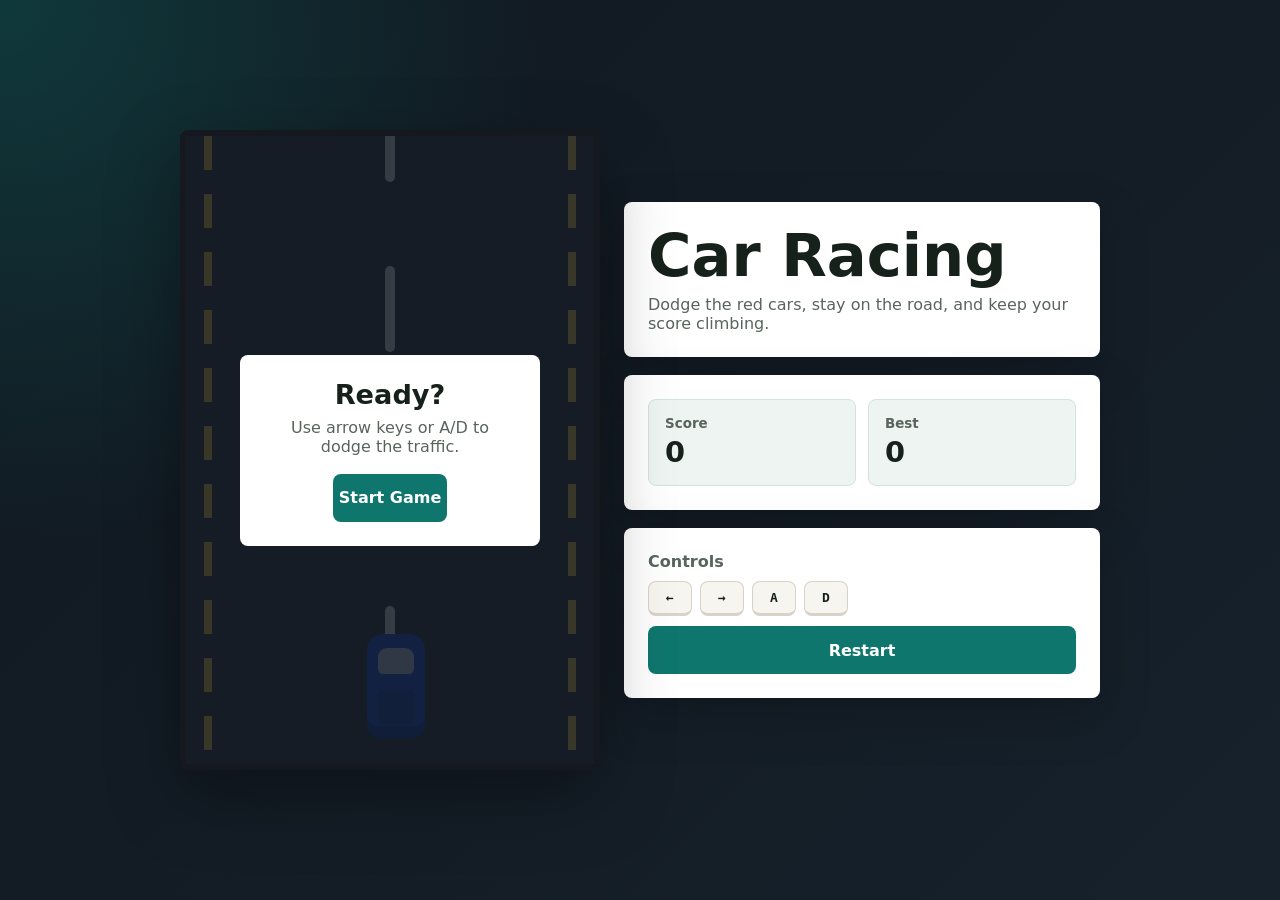
<file: car-racing-game.html>
<!doctype html>
<html lang="en">
  <head>
    <meta charset="utf-8" />
    <meta name="viewport" content="width=device-width, initial-scale=1" />
    <title>Basic Car Racing Game for fun</title>
    <style>
      :root {
        --bg: #101820;
        --road: #2f343b;
        --road-edge: #f2c94c;
        --panel: #ffffff;
        --ink: #17211b;
        --accent: #0f766e;
        --danger: #c2410c;
      }

      * {
        box-sizing: border-box;
      }

      body {
        margin: 0;
        min-height: 100vh;
        padding: 18px;
        display: grid;
        place-items: center;
        background:
          radial-gradient(circle at top left, rgba(15, 118, 110, 0.35), transparent 34rem),
          linear-gradient(135deg, #101820, #17212b);
        color: var(--panel);
        font-family:
          Inter, ui-sans-serif, system-ui, -apple-system, BlinkMacSystemFont, "Segoe UI",
          sans-serif;
      }

      .game-shell {
        width: min(94vw, 920px);
        display: grid;
        grid-template-columns: minmax(280px, 420px) minmax(240px, 1fr);
        gap: 24px;
        align-items: center;
      }

      .touch-controls {
        position: fixed;
        right: 0;
        bottom: 0;
        left: 0;
        z-index: 30;
        display: none;
        grid-template-columns: repeat(2, minmax(0, 1fr));
        gap: 14px;
        padding: 14px max(16px, env(safe-area-inset-right)) max(14px, env(safe-area-inset-bottom))
          max(16px, env(safe-area-inset-left));
        background: rgba(16, 24, 32, 0.82);
        backdrop-filter: blur(12px);
      }

      .touch-button {
        min-height: 64px;
        border: 1px solid rgba(255, 255, 255, 0.24);
        border-radius: 8px;
        color: white;
        background: #0f766e;
        font-size: 1.8rem;
        font-weight: 900;
        touch-action: none;
        user-select: none;
      }

      .game-area {
        position: relative;
        width: min(100%, 420px);
        height: 640px;
        max-height: 86vh;
        overflow: hidden;
        margin: 0 auto;
        background: var(--road);
        border: 6px solid #15191f;
        border-radius: 8px;
        box-shadow: 0 26px 70px rgba(0, 0, 0, 0.35);
      }

      .game-area::before,
      .game-area::after {
        content: "";
        position: absolute;
        top: 0;
        width: 8px;
        height: 100%;
        background: repeating-linear-gradient(
          to bottom,
          var(--road-edge) 0 34px,
          transparent 34px 58px
        );
        z-index: 1;
      }

      .game-area::before {
        left: 18px;
      }

      .game-area::after {
        right: 18px;
      }

      .lane-line {
        position: absolute;
        left: calc(50% - 5px);
        width: 10px;
        height: 86px;
        background: #f7f7f7;
        border-radius: 999px;
        opacity: 0.9;
      }

      .car {
        position: absolute;
        width: 58px;
        height: 104px;
        border-radius: 16px 16px 12px 12px;
        z-index: 3;
      }

      .player {
        bottom: 26px;
        left: 181px;
        background: #1d4ed8;
        box-shadow: inset 0 -12px 0 rgba(0, 0, 0, 0.2);
      }

      .enemy {
        top: -120px;
        background: var(--danger);
        box-shadow: inset 0 -12px 0 rgba(0, 0, 0, 0.2);
      }

      .car::before {
        content: "";
        position: absolute;
        top: 14px;
        left: 11px;
        width: 36px;
        height: 26px;
        border-radius: 9px 9px 5px 5px;
        background: rgba(255, 255, 255, 0.72);
      }

      .car::after {
        content: "";
        position: absolute;
        right: 10px;
        bottom: 14px;
        left: 10px;
        height: 34px;
        border-radius: 7px;
        background: rgba(0, 0, 0, 0.18);
      }

      .hud {
        display: grid;
        gap: 18px;
        align-content: center;
      }

      .panel {
        padding: 24px;
        background: var(--panel);
        color: var(--ink);
        border-radius: 8px;
        box-shadow: 0 18px 50px rgba(0, 0, 0, 0.22);
      }

      h1 {
        margin: 0 0 10px;
        font-size: clamp(2rem, 5vw, 3.7rem);
        line-height: 1;
        letter-spacing: 0;
      }

      p {
        margin: 0;
        color: #59645d;
      }

      .stats {
        display: grid;
        grid-template-columns: repeat(2, minmax(0, 1fr));
        gap: 12px;
      }

      .stat {
        padding: 16px;
        background: #edf4f2;
        border: 1px solid #d4e3df;
        border-radius: 8px;
      }

      .stat span {
        display: block;
        color: #59645d;
        font-size: 0.84rem;
        font-weight: 700;
      }

      .stat strong {
        display: block;
        margin-top: 4px;
        font-size: 1.8rem;
      }

      .controls {
        display: grid;
        gap: 10px;
      }

      .key-row {
        display: flex;
        flex-wrap: wrap;
        gap: 8px;
      }

      kbd {
        min-width: 44px;
        padding: 8px 12px;
        text-align: center;
        color: var(--ink);
        background: #f7f5ef;
        border: 1px solid #d8d3c8;
        border-bottom-width: 3px;
        border-radius: 8px;
        font-weight: 800;
      }

      button {
        min-height: 48px;
        border: 0;
        border-radius: 8px;
        color: white;
        background: var(--accent);
        font: inherit;
        font-weight: 850;
        cursor: pointer;
      }

      button:hover {
        background: #115e59;
      }

      .message {
        position: absolute;
        inset: 0;
        z-index: 5;
        display: grid;
        place-items: center;
        padding: 28px;
        text-align: center;
        background: rgba(16, 24, 32, 0.82);
      }

      .message-card {
        width: min(100%, 300px);
        padding: 24px;
        background: white;
        color: var(--ink);
        border-radius: 8px;
      }

      .message-card h2 {
        margin: 0 0 8px;
        font-size: 1.7rem;
      }

      .message-card p {
        margin-bottom: 18px;
      }

      .hidden {
        display: none;
      }

      @media (max-width: 760px) {
        body {
          padding: 16px 16px 104px;
        }

        .game-shell {
          grid-template-columns: 1fr;
        }

        .game-area {
          height: min(560px, 66vh);
        }

        .hud {
          order: -1;
        }

        .touch-controls {
          display: grid;
        }
      }

      @media (pointer: coarse) {
        body {
          padding-bottom: 104px;
        }

        .touch-controls {
          display: grid;
        }
      }
    </style>
  </head>
  <body>
    <main class="game-shell">
      <section class="game-area" id="gameArea" aria-label="Car racing game area">
        <div class="lane-line" style="top: -40px"></div>
        <div class="lane-line" style="top: 130px"></div>
        <div class="lane-line" style="top: 300px"></div>
        <div class="lane-line" style="top: 470px"></div>
        <div class="car enemy" id="enemyCar"></div>
        <div class="car player" id="playerCar"></div>

        <div class="message" id="message">
          <div class="message-card">
            <h2>Ready?</h2>
            <p>Use arrow keys or A/D to dodge the traffic.</p>
            <button type="button" id="startButton">Start Game</button>
          </div>
        </div>
      </section>

      <aside class="hud">
        <div class="panel">
          <h1>Car Racing</h1>
          <p>Dodge the red cars, stay on the road, and keep your score climbing.</p>
        </div>

        <div class="panel stats" aria-label="Game statistics">
          <div class="stat">
            <span>Score</span>
            <strong id="score">0</strong>
          </div>
          <div class="stat">
            <span>Best</span>
            <strong id="bestScore">0</strong>
          </div>
        </div>

        <div class="panel controls">
          <p><strong>Controls</strong></p>
          <div class="key-row" aria-label="Keyboard controls">
            <kbd>←</kbd>
            <kbd>→</kbd>
            <kbd>A</kbd>
            <kbd>D</kbd>
          </div>
          <button type="button" id="restartButton">Restart</button>
        </div>
      </aside>
    </main>

    <div class="touch-controls" aria-label="Mobile car controls">
      <button class="touch-button" type="button" data-direction="left" aria-label="Move car left">
        ←
      </button>
      <button class="touch-button" type="button" data-direction="right" aria-label="Move car right">
        →
      </button>
    </div>

    <script>
      const gameArea = document.querySelector("#gameArea");
      const playerCar = document.querySelector("#playerCar");
      const enemyCar = document.querySelector("#enemyCar");
      const scoreText = document.querySelector("#score");
      const bestScoreText = document.querySelector("#bestScore");
      const message = document.querySelector("#message");
      const startButton = document.querySelector("#startButton");
      const restartButton = document.querySelector("#restartButton");
      const laneLines = document.querySelectorAll(".lane-line");
      const touchButtons = document.querySelectorAll(".touch-button");

      const keys = {
        left: false,
        right: false,
      };

      const state = {
        running: false,
        score: 0,
        best: Number(localStorage.getItem("carRacingBestScore") || 0),
        speed: 5,
        playerX: 181,
        enemyX: 80,
        enemyY: -130,
      };

      bestScoreText.textContent = state.best;

      function randomEnemyX() {
        const roadWidth = gameArea.clientWidth;
        const carWidth = enemyCar.offsetWidth;
        const padding = 42;
        return Math.floor(Math.random() * (roadWidth - carWidth - padding * 2)) + padding;
      }

      function resetGame() {
        state.running = true;
        state.score = 0;
        state.speed = 5;
        state.playerX = Math.round(gameArea.clientWidth / 2 - playerCar.offsetWidth / 2);
        state.enemyX = randomEnemyX();
        state.enemyY = -150;
        scoreText.textContent = "0";
        message.classList.add("hidden");
        updateCars();
        requestAnimationFrame(gameLoop);
      }

      function updateCars() {
        playerCar.style.left = `${state.playerX}px`;
        enemyCar.style.left = `${state.enemyX}px`;
        enemyCar.style.top = `${state.enemyY}px`;
      }

      function moveLaneLines() {
        laneLines.forEach((line) => {
          const currentTop = Number.parseInt(line.style.top, 10);
          const nextTop = currentTop + state.speed;
          line.style.top = nextTop > gameArea.clientHeight ? "-90px" : `${nextTop}px`;
        });
      }

      function isCollision() {
        const player = playerCar.getBoundingClientRect();
        const enemy = enemyCar.getBoundingClientRect();

        return !(
          player.bottom < enemy.top ||
          player.top > enemy.bottom ||
          player.right < enemy.left ||
          player.left > enemy.right
        );
      }

      function endGame() {
        state.running = false;
        state.best = Math.max(state.best, state.score);
        localStorage.setItem("carRacingBestScore", String(state.best));
        bestScoreText.textContent = state.best;
        message.querySelector("h2").textContent = "Game Over";
        message.querySelector("p").textContent = `Your score was ${state.score}. Try again.`;
        startButton.textContent = "Play Again";
        message.classList.remove("hidden");
      }

      function gameLoop() {
        if (!state.running) {
          return;
        }

        const roadWidth = gameArea.clientWidth;
        const carWidth = playerCar.offsetWidth;
        const leftLimit = 34;
        const rightLimit = roadWidth - carWidth - 34;

        if (keys.left) {
          state.playerX -= 7;
        }

        if (keys.right) {
          state.playerX += 7;
        }

        state.playerX = Math.max(leftLimit, Math.min(rightLimit, state.playerX));
        state.enemyY += state.speed;

        if (state.enemyY > gameArea.clientHeight + 20) {
          state.enemyY = -130;
          state.enemyX = randomEnemyX();
          state.score += 10;
          state.speed = Math.min(13, state.speed + 0.25);
          scoreText.textContent = state.score;
        }

        moveLaneLines();
        updateCars();

        if (isCollision()) {
          endGame();
          return;
        }

        requestAnimationFrame(gameLoop);
      }

      function setKey(event, isPressed) {
        if (event.key === "ArrowLeft" || event.key.toLowerCase() === "a") {
          keys.left = isPressed;
        }

        if (event.key === "ArrowRight" || event.key.toLowerCase() === "d") {
          keys.right = isPressed;
        }
      }

      function setTouchDirection(button, isPressed) {
        const direction = button.dataset.direction;

        if (direction === "left") {
          keys.left = isPressed;
        }

        if (direction === "right") {
          keys.right = isPressed;
        }
      }

      window.addEventListener("keydown", (event) => {
        setKey(event, true);
      });

      window.addEventListener("keyup", (event) => {
        setKey(event, false);
      });

      touchButtons.forEach((button) => {
        button.addEventListener("pointerdown", (event) => {
          event.preventDefault();
          button.setPointerCapture(event.pointerId);
          setTouchDirection(button, true);
        });

        button.addEventListener("pointerup", (event) => {
          event.preventDefault();
          setTouchDirection(button, false);
        });

        button.addEventListener("pointercancel", () => {
          setTouchDirection(button, false);
        });

        button.addEventListener("lostpointercapture", () => {
          setTouchDirection(button, false);
        });
      });

      startButton.addEventListener("click", resetGame);
      restartButton.addEventListener("click", resetGame);
      window.addEventListener("resize", () => {
        if (!state.running) {
          state.playerX = Math.round(gameArea.clientWidth / 2 - playerCar.offsetWidth / 2);
          updateCars();
        }
      });

      updateCars();
    </script>
  </body>
</html>
</file>
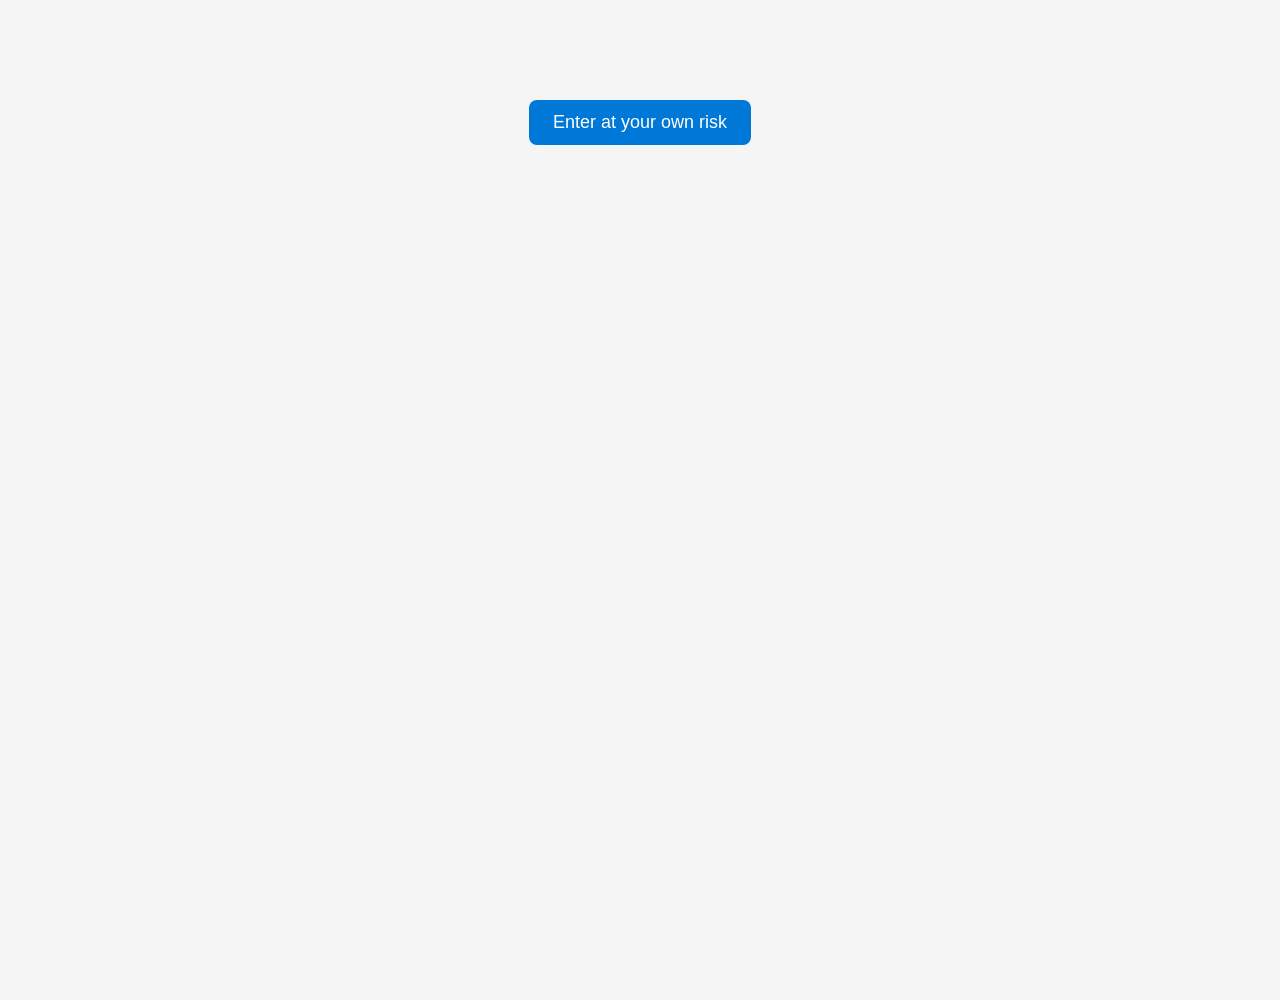
<file: Fun.html>
<!DOCTYPE html>
<html lang="en">
<head>
<meta charset="UTF-8">
<meta name="viewport" content="width=device-width, initial-scale=1.0">
<title>Are You Wise?</title>

<style>
    body {
        font-family: Arial, sans-serif;
        text-align: center;
        margin: 0;
        height: 100vh;
        overflow: hidden;
        background: #f5f5f5;
    }

    .container {
        margin-top: 100px;
    }

    button {
        padding: 12px 24px;
        font-size: 18px;
        border: none;
        border-radius: 8px;
        cursor: pointer;
    }

    #enterBtn {
        background-color: #0078d7;
        color: white;
    }
#resetBtn {
    background-color: #6c757d;
    color: white;
    margin-left: 20px;
}

    #questionArea {
        display: none;
    }

    #yesBtn {
        position: absolute;
        background-color: #28a745;
        color: white;
    }

    #noBtn {
        background-color: #dc3545;
        color: white;
        margin-left: 120px;
    }

    h1 {
        color: #333;
    }

    #message {
        margin-top: 30px;
        font-size: 24px;
        color: #0078d7;
        font-weight: bold;
    }
</style>
</head>

<body>

<div class="container">

    <button id="enterBtn">Enter at your own risk</button>

    <div id="questionArea">
        <h1>Are you wise?</h1>

        <button id="yesBtn">Yes</button>
        <button id="noBtn">No</button>
        <button id="resetBtn">Reset</button>

        <div id="message"></div>
    </div>

</div>

<script>

const enterBtn = document.getElementById("enterBtn");
const questionArea = document.getElementById("questionArea");
const yesBtn = document.getElementById("yesBtn");
const noBtn = document.getElementById("noBtn");
const message = document.getElementById("message");

enterBtn.addEventListener("click", () => {
    enterBtn.style.display = "none";
    questionArea.style.display = "block";

    yesBtn.style.left = "45%";
    yesBtn.style.top = "250px";
});

function moveYesButton() {

    const maxX = window.innerWidth - yesBtn.offsetWidth - 20;
    const maxY = window.innerHeight - yesBtn.offsetHeight - 20;

    const randomX = Math.floor(Math.random() * maxX);
    const randomY = Math.floor(Math.random() * maxY);

    yesBtn.style.left = randomX + "px";
    yesBtn.style.top = randomY + "px";
}

yesBtn.addEventListener("mouseover", moveYesButton);

noBtn.addEventListener("click", () => {
    message.innerHTML = "Progress begins with learning";
});

resetBtn.addEventListener("click", () => {
    location.reload();
});

</script>

</body>
</html>
</file>
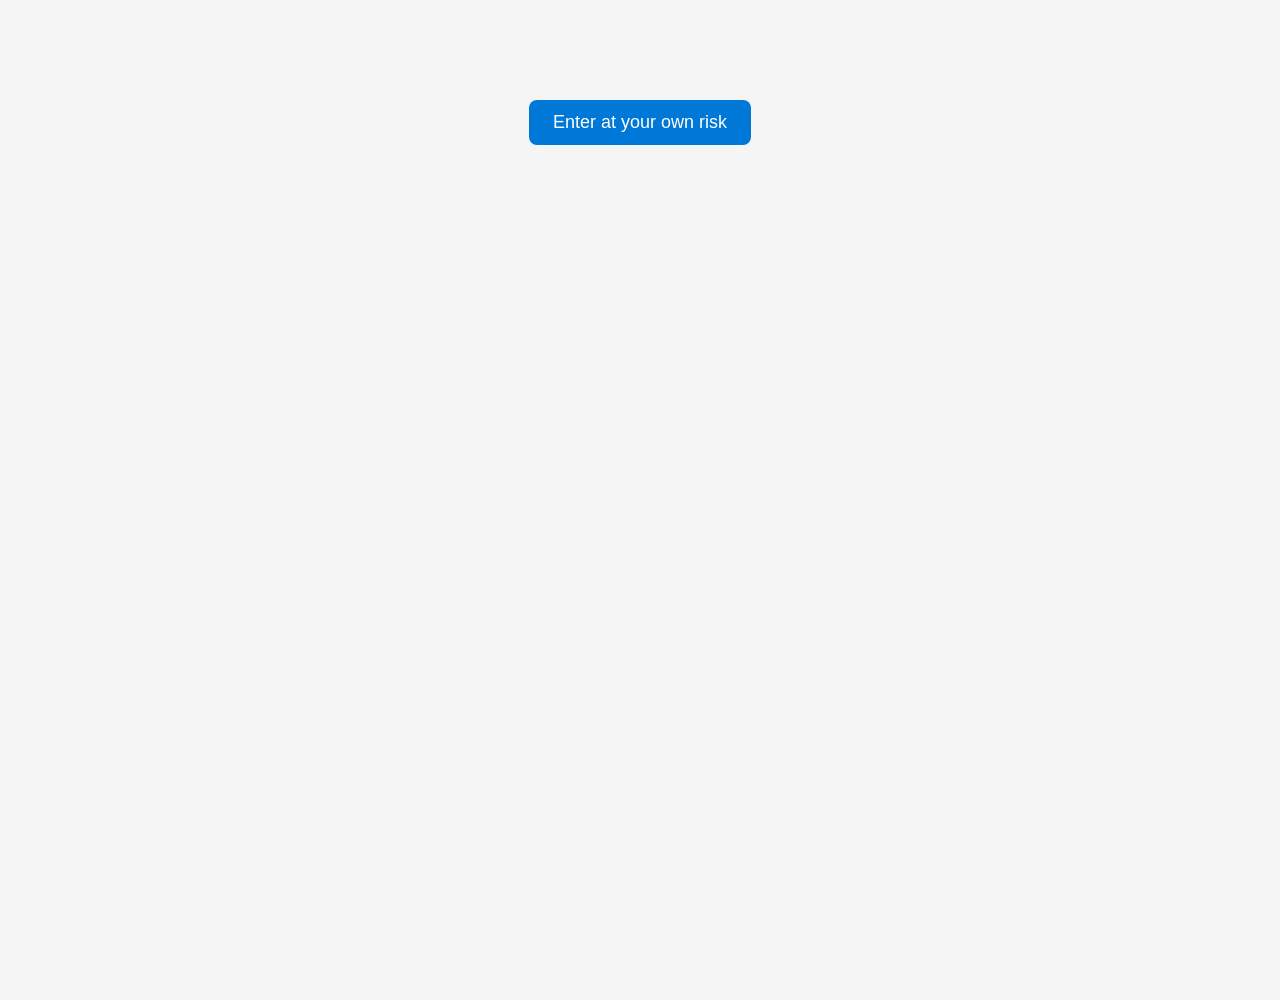
<file: test1.html>
<!DOCTYPE html>
<html lang="en">
<head>
<meta charset="UTF-8">
<meta name="viewport" content="width=device-width, initial-scale=1.0">
<title>Are You Wise?</title>

<style>
    body {
        font-family: Arial, sans-serif;
        text-align: center;
        margin: 0;
        height: 100vh;
        overflow: hidden;
        background: #f5f5f5;
    }

    .container {
        margin-top: 100px;
    }

    button {
        padding: 12px 24px;
        font-size: 18px;
        border: none;
        border-radius: 8px;
        cursor: pointer;
    }

    #enterBtn {
        background-color: #0078d7;
        color: white;
    }

    #questionArea {
        display: none;
    }

    #yesBtn {
        position: absolute;
        background-color: #28a745;
        color: white;
    }

    #noBtn {
        background-color: #dc3545;
        color: white;
        margin-left: 120px;
    }

    h1 {
        color: #333;
    }

    #message {
        margin-top: 30px;
        font-size: 24px;
        color: #0078d7;
        font-weight: bold;
    }
</style>
</head>

<body>

<div class="container">

    <button id="enterBtn">Enter at your own risk</button>

    <div id="questionArea">
        <h1>Are you wise?</h1>

        <button id="yesBtn">Yes</button>
        <button id="noBtn">No</button>

        <div id="message"></div>
    </div>

</div>

<script>

const enterBtn = document.getElementById("enterBtn");
const questionArea = document.getElementById("questionArea");
const yesBtn = document.getElementById("yesBtn");
const noBtn = document.getElementById("noBtn");
const message = document.getElementById("message");

enterBtn.addEventListener("click", () => {
    enterBtn.style.display = "none";
    questionArea.style.display = "block";

    yesBtn.style.left = "45%";
    yesBtn.style.top = "250px";
});

function moveYesButton() {

    const maxX = window.innerWidth - yesBtn.offsetWidth - 20;
    const maxY = window.innerHeight - yesBtn.offsetHeight - 20;

    const randomX = Math.floor(Math.random() * maxX);
    const randomY = Math.floor(Math.random() * maxY);

    yesBtn.style.left = randomX + "px";
    yesBtn.style.top = randomY + "px";
}

yesBtn.addEventListener("mouseover", moveYesButton);

noBtn.addEventListener("click", () => {
    message.innerHTML = "BUT you are as CUTE as all wanna be😄";
});

</script>

</body>
</html>
</file>
